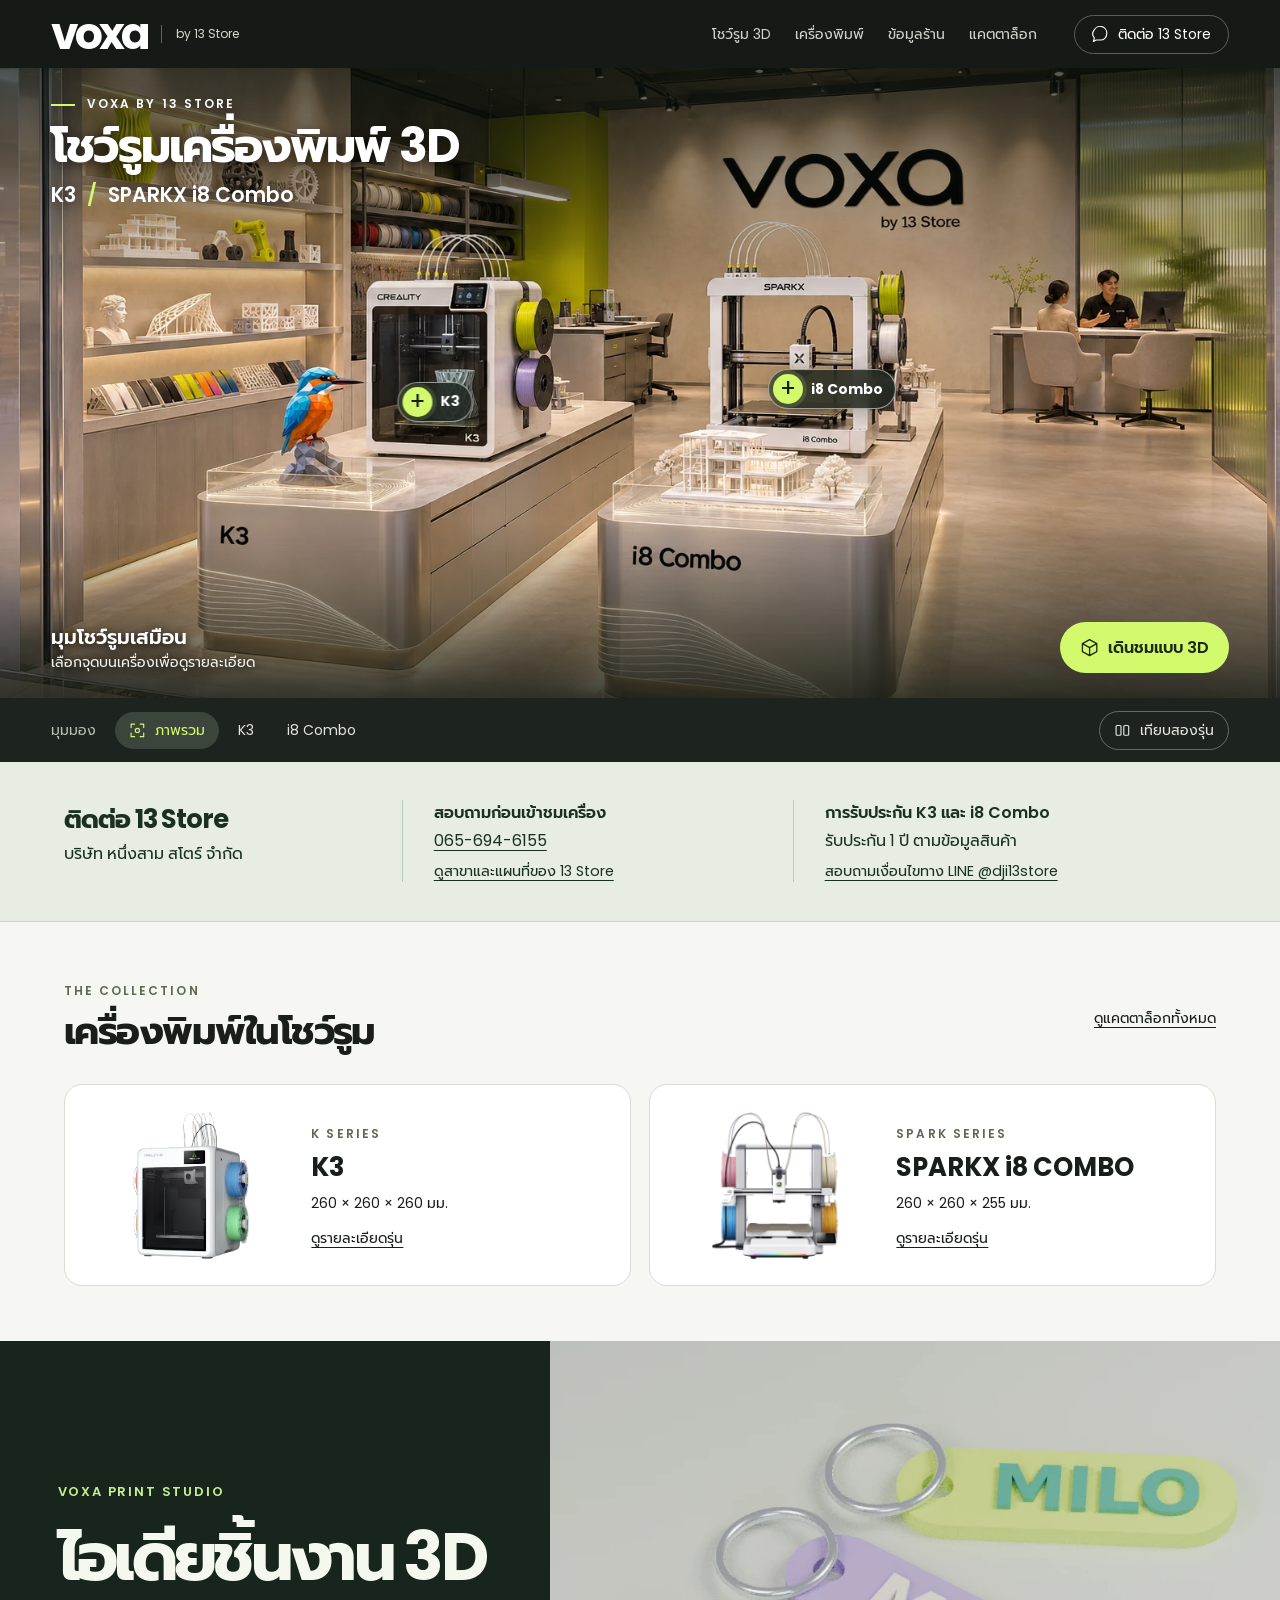
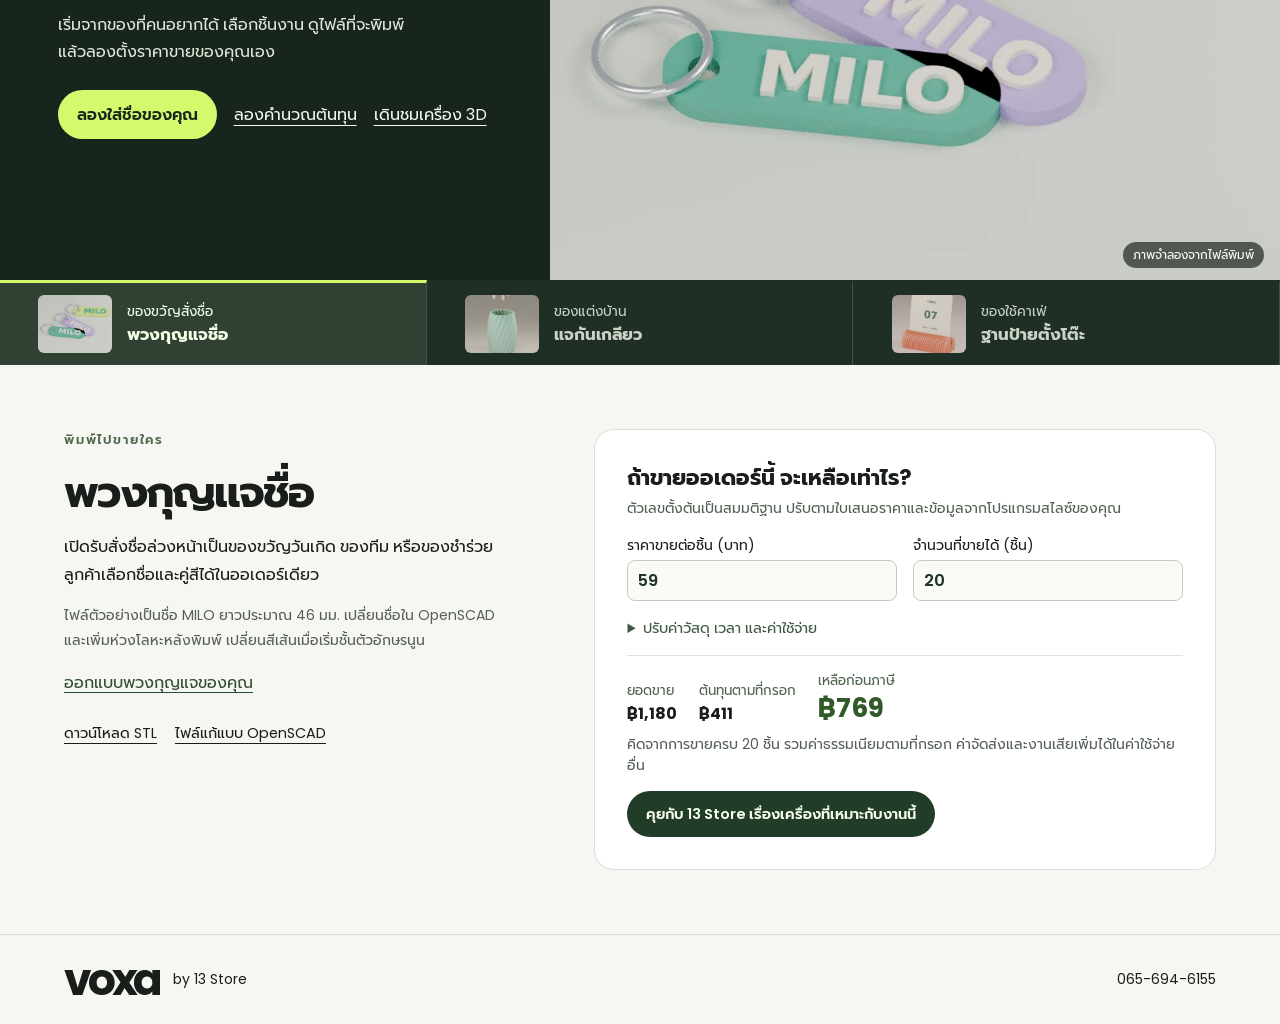
<file: index.html>
<!doctype html>
<html lang="th"><head><meta charset="utf-8"><meta name="viewport" content="width=device-width, initial-scale=1"><meta name="robots" content="noindex,nofollow"><title>VOXA Showroom | K3 &amp; SPARKX i8 Combo</title><meta name="description" content="ชมโชว์รูมเสมือน VOXA by 13 Store สำรวจ K3 และ SPARKX i8 Combo เปรียบเทียบสเปก ดูข้อมูลประกัน และติดต่อทีมงาน"><link rel="icon" href="assets/voxa.svg"><link rel="stylesheet" href="assets/fonts/fonts.css"><link rel="stylesheet" href="room.css"><link rel="stylesheet" href="ideas.css"><link rel="preload" href="assets/showroom.webp" as="image"></head>
<body><svg style="display:none" xmlns="http://www.w3.org/2000/svg"><symbol id="cube" viewBox="0 0 24 24"><path d="m12 2 9 5v10l-9 5-9-5V7z M3 7l9 5 9-5m-9 5v10"/></symbol><symbol id="chat" viewBox="0 0 24 24"><path d="M21 11.4a8.7 8.7 0 0 1-9 8.6H6l-4 2 1.4-5A8.5 8.5 0 0 1 3 6a9.5 9.5 0 0 1 18 5.4Z"/></symbol><symbol id="focus" viewBox="0 0 24 24"><path d="M8 3H3v5m13-5h5v5M3 16v5h5m13-5v5h-5"/><circle cx="12" cy="12" r="3"/></symbol><symbol id="compare" viewBox="0 0 24 24"><rect x="3" y="5" width="7" height="14" rx="1.5"/><rect x="14" y="5" width="7" height="14" rx="1.5"/></symbol></svg>
<header><a class="wordmark" href="./" aria-label="VOXA หน้าแรก">voxa</a><span class="division">by 13 Store</span><nav aria-label="เมนูหลัก"><a href="#showroom">โชว์รูม 3D</a><a href="#models">เครื่องพิมพ์</a><a href="#store">ข้อมูลร้าน</a><a href="catalog.html#products">แคตตาล็อก</a></nav><a class="contact" href="https://line.me/R/ti/p/%40dji13store" target="_blank" rel="noopener"><svg><use href="#chat"/></svg> ติดต่อ 13 Store</a></header>
<main>
<section id="showroom" aria-label="โชว์รูม VOXA"><div class="viewport" id="viewport"><div class="pan" id="pan"><div class="picture" id="picture"><img class="room-photo" src="assets/showroom.webp" alt="ภาพจำลองโชว์รูม VOXA มีเครื่อง K3 บนแท่นซ้ายและ SPARKX i8 Combo บนแท่นขวา" fetchpriority="high"><button class="spot k3" data-model="k3" aria-label="ดูเครื่อง K3"><i>+</i><b>K3</b></button><button class="spot i8" data-model="i8" aria-label="ดูเครื่อง SPARKX i8 Combo"><i>+</i><b>i8 Combo</b></button></div></div><div id="world" hidden></div><div class="vignette"></div>
<div class="scene-title"><span class="eng"><i></i> VOXA BY 13 STORE</span><h1 class="room-title">โชว์รูมเครื่องพิมพ์ 3D</h1><p class="scene-models">K3 <span>/</span> SPARKX i8 Combo</p></div>
<div class="scene-bottom"><div class="scene-info"><strong id="view-title">มุมโชว์รูมเสมือน</strong><span id="view-hint">เลือกจุดบนเครื่องเพื่อดูรายละเอียด</span></div><button class="primary" id="enter"><svg><use href="#cube"/></svg><span>เดินชมแบบ 3D</span></button></div>
<div id="walk" hidden><button type="button" data-walk="-1" aria-label="เดินถอยหลัง">−</button><button type="button" data-walk="1" aria-label="เดินไปข้างหน้า">+</button></div></div>
<div class="controls"><div class="stations"><span class="striplabel">มุมมอง</span><button class="station active" data-view="front" aria-pressed="true"><svg><use href="#focus"/></svg>ภาพรวม</button><button class="station" data-view="k3" aria-pressed="false">K3</button><button class="station" data-view="i8" aria-pressed="false">i8 Combo</button></div><button class="compare" id="compare-btn"><svg><use href="#compare"/></svg> เทียบสองรุ่น</button></div></section>

<section class="store-panel" id="store" aria-labelledby="store-title">
  <div class="store-intro"><h2 id="store-title">ติดต่อ 13 Store</h2><p>บริษัท หนึ่งสาม สโตร์ จำกัด</p></div>
  <div><h3>สอบถามก่อนเข้าชมเครื่อง</h3><a href="tel:0656946155">065-694-6155</a><a class="branch-link" href="https://www.dji13store.com/where-to-buy" target="_blank" rel="noopener">ดูสาขาและแผนที่ของ 13 Store</a></div>
  <div><h3>การรับประกัน K3 และ i8 Combo</h3><p>รับประกัน 1 ปี ตามข้อมูลสินค้า</p><a class="branch-link" href="https://line.me/R/oaMessage/%40dji13store/?ขอสอบถามเงื่อนไขการรับประกันเครื่องพิมพ์%203D" target="_blank" rel="noopener">สอบถามเงื่อนไขทาง LINE @dji13store</a></div>
</section>
<section class="collection" id="models" aria-labelledby="models-title"><div class="collection-heading"><div><span class="eng">THE COLLECTION</span><h2 id="models-title">เครื่องพิมพ์ในโชว์รูม</h2></div><a href="catalog.html#products">ดูแคตตาล็อกทั้งหมด</a></div><div class="cards" id="cards"></div></section>
<section class="maker" id="ideas" aria-labelledby="maker-heading">
<div class="maker-body">
  <div class="maker-copy">
    <p class="maker-kicker">VOXA PRINT STUDIO</p>
    <h2 id="maker-heading">ไอเดียชิ้นงาน 3D</h2>
    <p class="intro">เริ่มจากของที่คนอยากได้ เลือกชิ้นงาน ดูไฟล์ที่จะพิมพ์ แล้วลองตั้งราคาขายของคุณเอง</p>
    <div class="maker-actions"><button type="button" class="lime-link design-start" id="design-start">ลองใส่ชื่อของคุณ</button><a class="tour-link" id="estimate-link" href="#estimate">ลองคำนวณต้นทุน</a><a class="tour-link" href="#showroom">เดินชมเครื่อง 3D</a></div>
  </div>
  <figure class="featured-print"><img id="idea-photo" src="assets/prints/name-tag.webp" loading="lazy" width="880" height="650" alt="พวงกุญแจ MILO พิมพ์ตัวอักษรนูนสองสี"><figcaption>ภาพจำลองจากไฟล์พิมพ์</figcaption></figure>
</div>
<div class="idea-choices" role="group" aria-label="เลือกชิ้นงาน"><button type="button" data-print="name-tag" aria-pressed="true"><img src="assets/prints/name-tag.webp" alt=""><span>ของขวัญสั่งชื่อ<strong>พวงกุญแจชื่อ</strong></span></button><button type="button" data-print="twist-vase" aria-pressed="false"><img src="assets/prints/twist-vase.webp" alt=""><span>ของแต่งบ้าน<strong>แจกันเกลียว</strong></span></button><button type="button" data-print="table-stand" aria-pressed="false"><img src="assets/prints/table-stand.webp" alt=""><span>ของใช้คาเฟ่<strong>ฐานป้ายตั้งโต๊ะ</strong></span></button></div>
</section>
<section class="workbench" id="estimate" aria-labelledby="idea-name">
<div class="brief"><p class="maker-kicker">พิมพ์ไปขายใคร</p><h2 id="idea-name">พวงกุญแจชื่อ</h2><p id="pitch"></p><p id="build-note" class="print-note"></p><button type="button" id="edit-tag" class="edit-tag">ออกแบบพวงกุญแจของคุณ</button>
<div class="file-links"><button type="button" class="edit-tag" id="custom-file" hidden>ดาวน์โหลด STL ชื่อนี้</button><a id="print-file" download>ดาวน์โหลด STL</a><a id="edit-file" download>ไฟล์แก้แบบ OpenSCAD</a></div></div>
<div class="estimate"><div class="estimate-heading"><h3>ถ้าขายออเดอร์นี้ จะเหลือเท่าไร?</h3><p>ตัวเลขตั้งต้นเป็นสมมติฐาน ปรับตามใบเสนอราคาและข้อมูลจากโปรแกรมสไลซ์ของคุณ</p></div>
<form id="cost-form" autocomplete="off"><div class="price-fields">
<label>ราคาขายต่อชิ้น (บาท)<input name="price" type="number" min="0" max="1000000" step="any" required></label>
<label>จำนวนที่ขายได้ (ชิ้น)<input name="quantity" type="number" min="1" max="100000" step="1" required></label></div>
<details class="cost-detail"><summary>ปรับค่าวัสดุ เวลา และค่าใช้จ่าย</summary><div class="cost-fields">
<label>เส้นที่ใช้ (กรัม/ชิ้น)<input name="grams" type="number" min="0" max="100000" step="any" required></label>
<label>ราคาเส้น (บาท/กก.)<input name="filament" type="number" min="0" max="100000" step="any" required></label>
<label>เวลาพิมพ์ (ชม./ชิ้น)<input name="hours" type="number" min="0" max="10000" step="any" required></label>
<label>ค่าไฟและค่าใช้เครื่อง (บาท/ชม.)<input name="machine" type="number" min="0" max="100000" step="any" required></label>
<label>ค่าแรง แพ็ก ของประกอบ และอื่น ๆ (บาท/ชิ้น)<input name="extras" type="number" min="0" max="1000000" step="any" required></label>
<label>ค่าธรรมเนียมขาย (%)<input name="fees" type="number" min="0" max="100" step="any" required></label></div></details></form>
<div class="order-result" aria-live="polite" aria-atomic="true"><div><small>ยอดขาย</small><b id="sales"></b></div><div><small>ต้นทุนตามที่กรอก</small><b id="cost"></b></div><div class="balance"><small>เหลือก่อนภาษี</small><strong id="balance"></strong></div></div><p class="estimate-note" id="estimate-note"></p>
<a class="quote-idea" id="idea-quote" target="_blank" rel="noopener">คุยกับ 13 Store เรื่องเครื่องที่เหมาะกับงานนี้</a></div></section></main><footer><a class="wordmark" href="#showroom">voxa</a><span>by 13 Store</span><a href="tel:0656946155">065-694-6155</a></footer>
<dialog id="tag-studio" aria-labelledby="tag-title">
<div class="sheet-head"><span class="eng">VOXA PRINT STUDIO</span><button type="button" id="tag-close" aria-label="ปิดห้องออกแบบ">×</button></div>
<h2 id="tag-title">พวงกุญแจของคุณ</h2>
<div class="tag-layout"><div class="tag-scene"><canvas id="tag-preview" width="800" height="510" role="img" aria-label="ภาพจำลองพวงกุญแจ"></canvas><span id="tag-size"></span></div>
<div class="tag-tools"><label for="tag-name">ชื่อบนพวงกุญแจ</label><input type="text" id="tag-name" value="MILO" maxlength="60" autocomplete="off" spellcheck="false" aria-describedby="tag-help tag-error" dir="auto"><small id="tag-help">ไทย อังกฤษ หรือตัวเลข สูงสุด 16 ตัวอักษร</small><p id="tag-error" role="status"></p>
<fieldset id="tag-palettes"><legend>คู่สีเส้นพิมพ์</legend></fieldset>
<p class="tag-print-tip">พิมพ์ฐานสูง 2.8 มม. แล้วเปลี่ยนสีสำหรับชื่อที่นูนอีก 0.9 มม. ไฟล์ STL เก็บรูปทรง ส่วนสีเลือกในสไลเซอร์</p>
<div class="tag-buttons"><button type="button" class="lime-link" id="tag-apply">ใช้แบบนี้กับออเดอร์</button><button type="button" class="tag-download" id="tag-download">ดาวน์โหลด STL ชื่อนี้</button></div></div></div></dialog>
<dialog id="sheet" aria-labelledby="sheet-title"><div class="sheet-head"><span class="eng">VOXA / SHOWROOM</span><button id="close" aria-label="ปิดรายละเอียด">×</button></div><div id="details"></div></dialog><p id="status" role="status" aria-live="polite"></p><script src="data.js"></script><script src="room.js"></script><script type="module" src="ideas.js"></script></body></html>
</file>
<file: assets/fonts/fonts.css>
@font-face {
  font-family: 'Poppins';
  font-style: normal;
  font-display: swap;
  font-weight: 400;
  src: url('./poppins-latin-400-normal.woff2') format('woff2');
  unicode-range: U+0000-00FF,U+0131,U+0152-0153,U+02BB-02BC,U+02C6,U+02DA,U+02DC,U+0304,U+0308,U+0329,U+2000-206F,U+20AC,U+2122,U+2191,U+2193,U+2212,U+2215,U+FEFF,U+FFFD;
}

@font-face {
  font-family: 'Poppins';
  font-style: normal;
  font-display: swap;
  font-weight: 600;
  src: url('./poppins-latin-600-normal.woff2') format('woff2');
  unicode-range: U+0000-00FF,U+0131,U+0152-0153,U+02BB-02BC,U+02C6,U+02DA,U+02DC,U+0304,U+0308,U+0329,U+2000-206F,U+20AC,U+2122,U+2191,U+2193,U+2212,U+2215,U+FEFF,U+FFFD;
}

@font-face {
  font-family: 'Poppins';
  font-style: normal;
  font-display: swap;
  font-weight: 700;
  src: url('./poppins-latin-700-normal.woff2') format('woff2');
  unicode-range: U+0000-00FF,U+0131,U+0152-0153,U+02BB-02BC,U+02C6,U+02DA,U+02DC,U+0304,U+0308,U+0329,U+2000-206F,U+20AC,U+2122,U+2191,U+2193,U+2212,U+2215,U+FEFF,U+FFFD;
}

@font-face {
  font-family: 'Prompt';
  font-style: normal;
  font-display: swap;
  font-weight: 400;
  src: url('./prompt-thai-400-normal.woff2') format('woff2');
  unicode-range: U+02D7,U+0303,U+0331,U+0E01-0E5B,U+200C-200D,U+25CC;
}

@font-face {
  font-family: 'Prompt';
  font-style: normal;
  font-display: swap;
  font-weight: 600;
  src: url('./prompt-thai-600-normal.woff2') format('woff2');
  unicode-range: U+02D7,U+0303,U+0331,U+0E01-0E5B,U+200C-200D,U+25CC;
}

@font-face {
  font-family: 'Prompt';
  font-style: normal;
  font-display: swap;
  font-weight: 700;
  src: url('./prompt-thai-700-normal.woff2') format('woff2');
  unicode-range: U+02D7,U+0303,U+0331,U+0E01-0E5B,U+200C-200D,U+25CC;
}
</file>
<file: room.css>
:root{--lime:#d3fa6c;--ink:#191e1a;--line:#d9dcd2;font-family:Poppins,Prompt,sans-serif;color:var(--ink);background:#f6f7f3}*{box-sizing:border-box}body{margin:0}button,a{font:inherit;color:inherit}button{cursor:pointer}a{text-decoration:none}button:focus-visible,a:focus-visible{outline:3px solid #639c00;outline-offset:3px}svg{width:1.2em;height:1.2em;fill:none;stroke:currentColor;stroke-width:1.65;stroke-linecap:round;stroke-linejoin:round;vertical-align:middle}header,footer,.controls,.scene-bottom,.collection-heading,.sheet-head,.stations,.contact,.primary,.compare,.station{display:flex;align-items:center}header{height:68px;padding:0 clamp(18px,4vw,80px);gap:15px;background:#151a17;color:#fff} .wordmark{font:700 44px/.95 Poppins,sans-serif;letter-spacing:-.095em}.division{font-size:12px;border-left:1px solid #62675d;padding-left:14px;color:#d7dccf}nav{display:flex;align-self:stretch;gap:24px;margin-left:auto}nav a{font-size:14px;align-content:center;color:#d0d3cb}nav [aria-current]{color:var(--lime);border-bottom:2px solid var(--lime)}.contact,.primary,.compare,.station{justify-content:center;gap:9px;border:0}.contact{margin-left:22px;border:1px solid #596255;border-radius:25px;padding:8px 17px;font-size:14px}
.viewport{height:clamp(445px,70svh,790px);position:relative;isolation:isolate;overflow:hidden;background:#332f26;color:white}.pan,#world,.vignette{position:absolute;inset:0}.pan{overflow:auto hidden;scrollbar-width:none}.pan::-webkit-scrollbar{display:none}.picture{position:relative;min-width:100%;height:100%;width:max(100%,calc(var(--vh,600px)*1.55))}.room-photo{width:100%;height:100%;display:block;object-fit:cover;object-position:center 55%}.vignette{pointer-events:none;background:linear-gradient(0deg,#121711bd,transparent 27%,transparent 77%,#10130e57);z-index:1}.scene-title,.scene-bottom{position:absolute;z-index:2;pointer-events:none;left:clamp(20px,4vw,80px);right:clamp(20px,4vw,80px)}.scene-title{top:22px;filter:drop-shadow(0 2px 8px #000b)}.eng{font:600 12px/1.3 Poppins,sans-serif;letter-spacing:.17em}.eng i{display:inline-block;width:24px;height:2px;vertical-align:middle;background:var(--lime);margin-right:7px}h1,h2,p{margin:0}h1{font-size:clamp(28px,3.7vw,62px);line-height:1.22;letter-spacing:-.05em;margin-top:3px}.scene-bottom{bottom:25px;justify-content:space-between;gap:10px}.scene-info{display:grid;text-shadow:0 2px 10px #000}.scene-info strong{font-weight:600;font-size:20px}.scene-info span{font-size:14px;color:#f1f4ea}.primary{background:var(--lime);color:#1d2814;border-radius:32px;font-weight:600;padding:13px 20px;pointer-events:auto}.primary:hover{background:#e6ffac}.spot{position:absolute;transform:translate(-50%,-50%);display:flex;align-items:center;background:#182019c9;backdrop-filter:blur(12px);color:white;border:1px solid #ffffff86;padding:4px 12px 4px 4px;border-radius:25px;gap:8px;white-space:nowrap;box-shadow:0 3px 22px #0004}.spot i{border-radius:50%;width:30px;height:30px;background:var(--lime);color:#142017;font:400 24px/29px Poppins;box-shadow:0 0 0 4px #d9fc9022}.spot b{font-size:14px}.spot:hover{background:#172219}.k3{left:34%;top:53%}.i8{left:65%;top:51%}#world canvas{display:block;width:100%;height:100%;touch-action:none;cursor:grab}#walk{position:absolute;z-index:3;right:4vw;top:22px;gap:4px}#walk:not([hidden]){display:flex}#walk button{width:44px;height:44px;background:#172018cf;color:white;border:1px solid #fff8;border-radius:50%;font-size:22px}
.controls{background:#1d231e;color:#fff;min-height:64px;justify-content:space-between;gap:12px;padding:9px clamp(12px,4vw,80px)}.stations{gap:5px}.striplabel{color:#b7bfb2;font-size:14px;margin-right:14px}.station,.compare{padding:8px 14px;background:none;border-radius:22px;color:#e3e6df;font-size:14px}.station.active{background:#3b453b;color:var(--lime)}.compare{border:1px solid #64705f}.station:hover,.compare:hover{background:#394638}.collection,footer{max-width:1500px;margin:auto;padding:55px 5vw}.collection-heading{justify-content:space-between;gap:18px;margin-bottom:24px}.collection .eng{color:#5c6951}.collection h2{font-size:clamp(23px,3vw,42px);letter-spacing:-.04em}.collection a,.detail-link{font-size:14px;text-decoration:underline;text-underline-offset:4px}.cards{display:grid;grid-template-columns:1fr 1fr;gap:18px}.product{border-radius:18px;background:#fff;border:1px solid var(--line);display:grid;grid-template-columns:40% 1fr;align-items:center;text-align:left;padding:22px;gap:16px}.product:hover{border-color:#91a465}.product img,.spec-photo{width:100%;height:156px;object-fit:contain}.product strong{display:block;font-size:clamp(19px,2vw,32px);line-height:1.2;margin:7px 0}.product small{font-size:14px}.detail-link{display:block;margin-top:13px}footer{border-top:1px solid var(--line);gap:14px;padding-block:24px}footer span,footer>a:last-child{font-size:14px}footer>a:last-child{margin-left:auto}
dialog{width:min(640px,95vw);max-height:88svh;padding:24px;border:1px solid #d9dfcf;border-radius:22px;background:#f8faf5;color:var(--ink);box-shadow:0 25px 100px #0004}dialog::backdrop{background:#10171099;backdrop-filter:blur(6px)}.sheet-head{justify-content:space-between}.sheet-head button{border:0;background:#e4eadb;border-radius:50%;width:40px;height:40px;font-size:26px}.sheet-head .eng{color:#54664e}dialog h2{margin:9px 0;font-size:clamp(24px,4vw,36px)}dialog p{margin-bottom:14px}dialog table{width:100%;border-collapse:collapse;margin:15px 0;font-size:14px}td,th{text-align:left;padding:8px 6px;border-bottom:1px solid var(--line);vertical-align:top}th{font-weight:600}dialog tr th:first-child{width:29%}.actions{display:flex;gap:8px;flex-wrap:wrap;align-items:center}.actions a{border-radius:30px;padding:10px 18px;background:#273626;color:white}.actions a+a{background:#e5ebdf;color:var(--ink)}.spec-photo{height:145px}#status{position:fixed;bottom:15px;left:50%;transform:translateX(-50%);background:#172018;color:white;border-radius:16px;z-index:6;font-size:14px;text-align:center}#status:not(:empty){padding:10px 18px}body:has(dialog[open]){overflow:hidden}
@media(max-width:700px){header{height:59px;gap:10px;padding-inline:16px}.division{padding-left:9px}.wordmark{font-size:34px}nav{gap:0}nav a:first-child{display:none}.contact{margin-left:2px;padding:7px 10px;font-size:13px}.viewport{height:clamp(390px,62svh,560px)}.scene-title{top:19px}.scene-bottom{bottom:17px;left:15px;right:15px}.scene-info strong{font-size:16px}.scene-info span{font-size:12px;max-width:180px}.primary{padding:11px 13px;font-size:14px}.striplabel{display:none}.station,.compare{padding:8px;font-size:13px;gap:5px}.controls{min-height:56px;gap:2px}.stations{gap:1px}.cards{grid-template-columns:1fr}.collection{padding:32px 16px}.collection-heading{align-items:end}.collection-heading a{max-width:96px;text-align:right}.product{padding:15px}.product img{height:122px}.scene-title .eng{font-size:11px}}@media(max-width:380px){.division{display:none}.contact{margin-left:8px}}@media(prefers-reduced-motion:no-preference){.spot i{animation:pulse 3s ease-out infinite}@keyframes pulse{50%{box-shadow:0 0 0 8px #d9fc9000}}}

.scene-title { max-width: min(80%, 900px); }
.scene-models { margin-top: 4px; font-size: clamp(1rem, 1.6vw, 1.4rem); font-weight: 600; }
.scene-models span { padding-inline: .3em; color: var(--lime); }
.vignette { background: linear-gradient(0deg, #0c140ecc, transparent 28%, transparent 61%, #0c140eb3); }
.store-panel {
  display: grid;
  grid-template-columns: .85fr 1fr 1.2fr;
  gap: clamp(20px, 3vw, 54px);
  padding: clamp(24px, 3vw, 46px) 5vw;
  background: #e7ede2;
  color: #1b3023;
  border-bottom: 1px solid #cdd7c7;
}
.store-panel > div + div { border-left: 1px solid #bcc9b8; padding-left: clamp(16px, 2.4vw, 40px); }
.store-panel h2 { font-size: clamp(1.45rem, 2vw, 2rem); letter-spacing: -.035em; }
.store-panel h3 { font-size: 1rem; margin: 0 0 3px; font-weight: 600; }
.store-panel p { margin: 2px 0; }
.store-panel a { display: table; text-decoration: underline; text-underline-offset: 4px; }
.store-panel .branch-link { margin-top: 7px; font-size: .9rem; }
@media (max-width: 800px) {
  .store-panel { grid-template-columns: repeat(2, minmax(0, 1fr)); gap: 18px; }
  .store-panel .store-intro { grid-column: 1 / -1; }
  .store-panel > div:nth-child(2) { padding-left: 0; border: 0; }
}
@media (max-width: 700px) {
  header nav a { display: none; }
  header nav a[href="#models"] { display: block; align-content: center; }
  .scene-title { max-width: calc(100% - 90px); }
  .store-panel { padding-inline: 18px; }
}
@media (max-width: 480px) {
  .store-panel { grid-template-columns: 1fr; gap: 14px; }
  .store-panel > div + div { padding: 12px 0 0; border: 0; border-top: 1px solid #bcc9b8; }
  .store-panel > div:nth-child(2) { border-top: 1px solid #bcc9b8; padding-top: 12px; }
}
</file>
<file: ideas.css>
.maker{color:#f5f8ef;background:#17251d}.maker-body{display:grid;grid-template-columns:43% 57%;max-width:1800px;margin:auto}.maker-copy{align-self:center;padding:clamp(32px,4.8vw,84px) clamp(22px,4.5vw,80px)}.maker-kicker{font-size:.81rem;letter-spacing:.14em;font-weight:600;color:#c7ee92}.maker h2{font-size:clamp(44px,5.2vw,94px);line-height:1.22;letter-spacing:-.055em;margin:14px 0}.maker h2 em{font-style:normal;color:#dbffa3}.intro{max-width:37ch;color:#e0e7d9;font-size:clamp(16px,1.25vw,21px);line-height:1.7}.maker-actions,.file-links{display:flex;align-items:center;gap:18px;flex-wrap:wrap;margin-top:24px}.lime-link,.quote-idea{border-radius:30px;font-weight:600;display:inline-block;padding:12px 19px}.lime-link{background:var(--lime);color:#19281b}.tour-link,.file-links a{text-decoration:underline;text-underline-offset:5px}.featured-print{position:relative;margin:0;overflow:hidden;min-height:300px}.featured-print img{width:100%;height:100%;max-height:550px;min-height:100%;object-fit:cover;display:block}.featured-print figcaption{position:absolute;bottom:12px;right:16px;background:#192119ac;color:white;padding:4px 10px;border-radius:18px;font-size:.75rem}.idea-choices{display:grid;grid-template-columns:repeat(3,1fr);max-width:1800px;margin:auto;background:#202f25}.idea-choices button{display:flex;gap:15px;align-items:center;min-width:0;border:0;border-top:3px solid transparent;border-right:1px solid #435344;background:none;text-align:left;color:#cbd2c6;padding:12px clamp(12px,3vw,55px)}.idea-choices button[aria-pressed=true]{border-top-color:var(--lime);background:#304134;color:#f5ffe8}.idea-choices img{height:58px;width:74px;object-fit:cover;border-radius:6px}.idea-choices button span{font-size:.85rem}.idea-choices strong{display:block;font-size:clamp(16px,1.3vw,22px)}.workbench{max-width:1550px;margin:auto;padding:clamp(34px,5vw,80px) 5vw;display:grid;grid-template-columns: .83fr 1.17fr;gap:7vw}.brief .maker-kicker{color:#52674e}.brief h2{font-size:clamp(28px,3.4vw,57px);letter-spacing:-.04em;margin:8px 0}.brief p{line-height:1.75}.print-note,.estimate-note,.estimate-heading p{color:#546054;font-size:.875rem}.print-note{margin-top:14px}.file-links a{font-size:.9rem}.estimate{align-self:start;background:#fff;border:1px solid #dadfd4;border-radius:20px;padding:clamp(16px,2.5vw,35px)}.estimate h3{margin:0 0 4px;font-size:clamp(20px,1.7vw,28px);line-height:1.5}.price-fields,.cost-fields{display:grid;grid-template-columns:1fr 1fr;gap:10px 16px;margin:16px 0}.estimate label{display:grid;align-content:end;gap:4px;font-size:.875rem}.estimate input{width:100%;min-width:0;border:1px solid #c2ccbd;background:#fafbf7;border-radius:8px;padding:7px 10px;font:600 1rem Poppins,Prompt,sans-serif;color:#203326}.cost-detail summary{cursor:pointer;color:#3c5841;font-size:.9rem}.order-result{display:flex;flex-wrap:wrap;gap:14px 22px;align-items:end;border-top:1px solid #dce2d7;margin-top:16px;padding-top:14px}.order-result small,.order-result b,.order-result strong{display:block}.order-result small{color:#4e624d}.order-result strong{font-size:1.65rem;color:#315a29;line-height:1.3}.order-result .loss{color:#993d29}.estimate-note{margin:8px 0 15px}.quote-idea{background:#213c29;color:#f7ffe9;font-size:.91rem}.room-title{font-size:clamp(28px,3.7vw,62px);line-height:1.2;letter-spacing:-.04em}.maker a:hover,.workbench a:hover{text-decoration:underline}
@media(max-width:820px){.maker-body{grid-template-columns:45% 55%}.maker h2{font-size:clamp(35px,5.6vw,55px)}.maker-copy{padding:26px}.maker-actions{gap:11px}.idea-choices button{padding:10px;gap:8px}.idea-choices img{width:50px;height:46px}.workbench{gap:24px}.idea-choices strong{font-size:1rem}}
@media(max-width:640px){.maker-body,.workbench{grid-template-columns:1fr}.maker-copy{padding:26px 20px 22px}.maker h2{font-size:clamp(32px,8.8vw,48px);margin:6px 0}.maker h2 br{display:none}.maker-actions{margin-top:14px}.intro{line-height:1.55;max-width:40ch}.featured-print{min-height:0}.featured-print img{height:auto;max-height:none;aspect-ratio:1.9;min-height:0}.idea-choices button{padding:9px 4px;justify-content:center;text-align:center}.idea-choices img{display:none}.idea-choices button span{font-size:.72rem}.idea-choices strong{font-size:.92rem}.workbench{padding:30px 16px}.estimate{border-radius:14px}.division{display:none}header nav{gap:12px}.estimate-note{font-size:.8rem}}
.design-start,.tag-buttons button,.edit-tag{border:0;cursor:pointer;font-family:inherit}.design-start[hidden],.edit-tag[hidden]{display:none}.edit-tag{margin-top:15px;text-decoration:underline;text-underline-offset:4px;background:transparent;padding:3px 0;color:#2e4c31}.maker-actions{gap:12px 17px}.maker-actions [hidden]+a{background:var(--lime);color:#21301c;padding:12px 18px;border-radius:28px;text-decoration:none;font-weight:600}
#tag-studio{width:min(850px,95vw);padding:clamp(18px,3vw,32px)}#tag-studio h2{margin:5px 0 16px}.tag-layout{display:grid;grid-template-columns:1.08fr 1fr;gap:25px;align-items:start}.tag-scene{position:relative;overflow:hidden;border:1px solid #d4dece;border-radius:17px;background:#e1e9dc;align-self:stretch;display:flex;align-items:center}.tag-scene canvas{width:100%;height:auto;display:block}.tag-scene span{position:absolute;bottom:12px;left:15px;font-size:13px;color:#3d5144}.tag-tools label,.tag-tools legend{font-weight:600;font-size:15px}.tag-tools input[type=text]{width:100%;padding:9px 12px;border:1px solid #abbba9;background:white;border-radius:8px;font:600 19px Poppins,Prompt,sans-serif;margin-top:4px}.tag-tools small{color:#546254;font-size:13px}.tag-tools fieldset{margin:15px 0 0;padding:0;border:0}.tag-tools legend{margin-bottom:6px}.palette-choice{display:inline-flex;align-items:center;gap:4px;margin:0 5px 6px 0;border-radius:20px;background:white;border:1px solid #c4cdbf;padding:6px 9px;font-size:13px}.palette-choice[aria-pressed=true]{outline:2px solid #324b35;outline-offset:-2px}.swatch{width:20px;height:20px;border:1px solid #26362733;border-radius:50%}.tag-tools .tag-print-tip{font-size:13px;color:#546254;margin:8px 0 14px}.tag-buttons{display:flex;gap:8px;flex-wrap:wrap}.tag-buttons button{padding:9px 14px;font-size:14px}.tag-download{background:#e3eadd;border-radius:24px}.tag-buttons button:disabled{opacity:.45;cursor:default}#tag-error:not(:empty){color:#9d3b2e;margin:5px 0 0;font-size:13px}
@media(max-width:670px){.tag-layout{grid-template-columns:1fr;gap:14px}.tag-scene{max-height:190px;justify-content:center}.tag-scene canvas{width:min(100%,340px)}.tag-scene span{bottom:5px;left:10px;font-size:12px}.maker-actions{gap:10px 13px}.maker-actions .tour-link{font-size:14px}}
.file-links .edit-tag{margin:0;font-size:.9rem}.file-links [hidden]{display:none}
</file>
